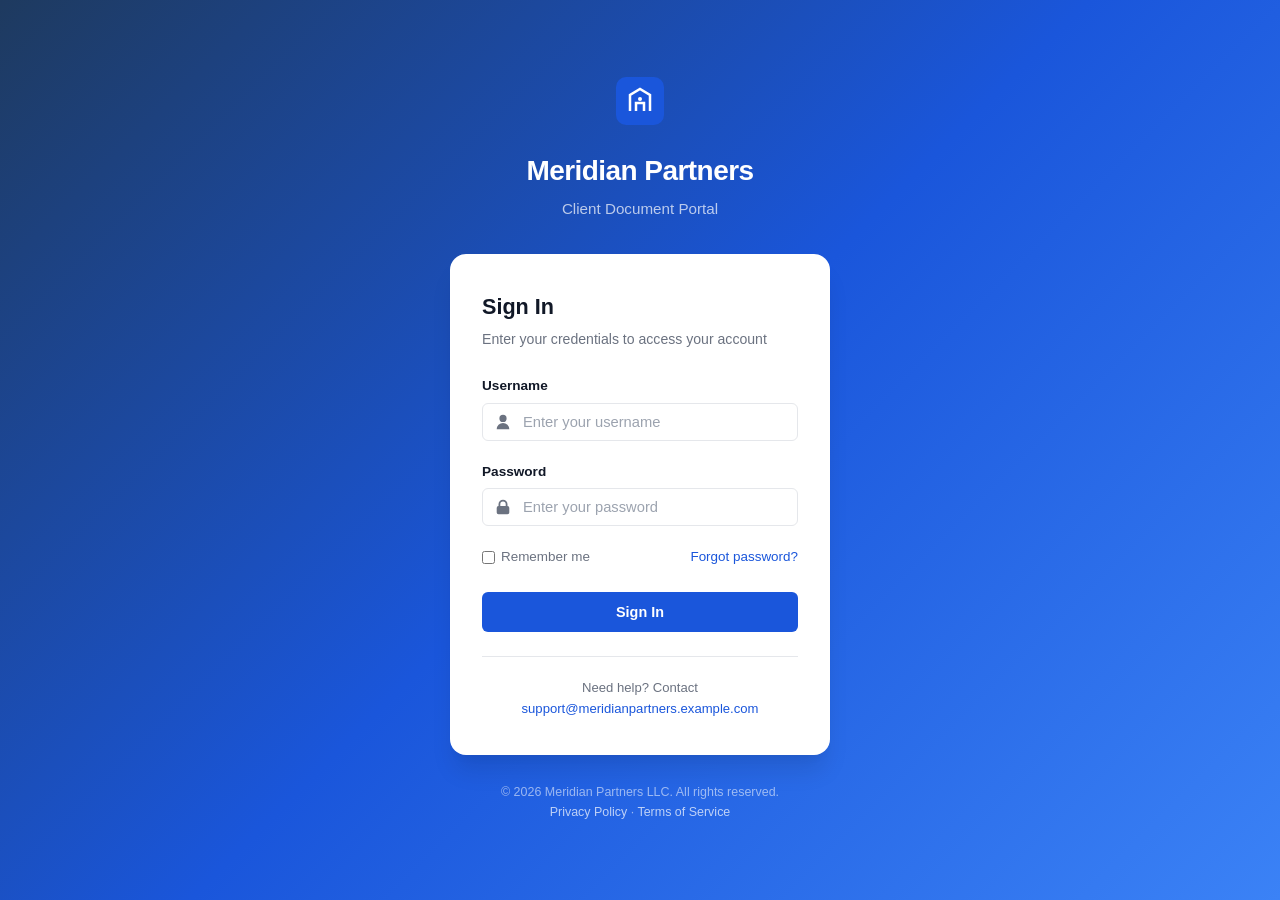
<file: index.html>
<!DOCTYPE html>
<html lang="en">
<head>
    <meta charset="UTF-8">
    <meta name="viewport" content="width=device-width, initial-scale=1.0">
    <title>Meridian Partners — Client Portal</title>
    <link rel="stylesheet" href="css/styles.css">
    <link rel="icon" href="data:image/svg+xml,<svg xmlns='http://www.w3.org/2000/svg' viewBox='0 0 100 100'><text y='.9em' font-size='90'>🏢</text></svg>">
</head>
<body class="login-page">
    <div class="login-wrapper">
        <div class="login-brand">
            <div class="brand-logo">
                <svg width="48" height="48" viewBox="0 0 48 48" fill="none">
                    <rect width="48" height="48" rx="10" fill="#1a56db"/>
                    <path d="M14 34V18l10-6 10 6v16" stroke="#fff" stroke-width="2.5" fill="none"/>
                    <path d="M20 34v-8h8v8" stroke="#fff" stroke-width="2.5" fill="none"/>
                    <circle cx="24" cy="22" r="2" fill="#fff"/>
                </svg>
            </div>
            <h1>Meridian Partners</h1>
            <p class="brand-tagline">Client Document Portal</p>
        </div>

        <div class="login-card">
            <h2>Sign In</h2>
            <p class="login-subtitle">Enter your credentials to access your account</p>

            <div id="login-error" class="login-error" style="display:none;">
                Invalid username or password. Please try again.
            </div>

            <form id="login-form" autocomplete="off">
                <div class="form-group">
                    <label for="username">Username</label>
                    <div class="input-wrapper">
                        <svg class="input-icon" viewBox="0 0 20 20" fill="currentColor" width="18" height="18">
                            <path d="M10 10a4 4 0 100-8 4 4 0 000 8zm-7 8a7 7 0 0114 0H3z"/>
                        </svg>
                        <input type="text" id="username" name="username" placeholder="Enter your username" required>
                    </div>
                </div>

                <div class="form-group">
                    <label for="password">Password</label>
                    <div class="input-wrapper">
                        <svg class="input-icon" viewBox="0 0 20 20" fill="currentColor" width="18" height="18">
                            <path fill-rule="evenodd" d="M5 9V7a5 5 0 0110 0v2a2 2 0 012 2v5a2 2 0 01-2 2H5a2 2 0 01-2-2v-5a2 2 0 012-2zm8-2v2H7V7a3 3 0 016 0z" clip-rule="evenodd"/>
                        </svg>
                        <input type="password" id="password" name="password" placeholder="Enter your password" required>
                    </div>
                </div>

                <div class="form-options">
                    <label class="checkbox-label">
                        <input type="checkbox" id="remember"> Remember me
                    </label>
                    <a href="#" class="forgot-link">Forgot password?</a>
                </div>

                <button type="submit" class="btn btn-primary btn-full" id="login-btn">
                    <span class="btn-text">Sign In</span>
                    <span class="btn-spinner" style="display:none;"></span>
                </button>
            </form>

            <div class="login-footer">
                <p>Need help? Contact <a href="mailto:support@meridianpartners.example.com">support@meridianpartners.example.com</a></p>
            </div>
        </div>

        <div class="login-legal">
            <p>&copy; 2026 Meridian Partners LLC. All rights reserved.</p>
            <p><a href="#">Privacy Policy</a> &middot; <a href="#">Terms of Service</a></p>
        </div>
    </div>

    <script src="js/app.js"></script>
</body>
</html>
</file>
<file: css/styles.css>
/* =========================================
   Meridian Partners — Client Portal Styles
   ========================================= */

/* --- Reset & Base --- */
*, *::before, *::after {
    box-sizing: border-box;
    margin: 0;
    padding: 0;
}

:root {
    --color-primary: #1a56db;
    --color-primary-hover: #1648b8;
    --color-primary-light: #e8eefb;
    --color-bg: #f3f4f6;
    --color-bg-white: #ffffff;
    --color-text: #111827;
    --color-text-secondary: #6b7280;
    --color-border: #e5e7eb;
    --color-border-hover: #d1d5db;
    --color-success: #059669;
    --color-success-bg: #ecfdf5;
    --color-warning: #d97706;
    --color-warning-bg: #fffbeb;
    --color-danger: #dc2626;
    --color-danger-bg: #fef2f2;
    --radius-sm: 6px;
    --radius-md: 10px;
    --radius-lg: 16px;
    --shadow-sm: 0 1px 2px rgba(0,0,0,0.05);
    --shadow-md: 0 4px 6px -1px rgba(0,0,0,0.07), 0 2px 4px -2px rgba(0,0,0,0.05);
    --shadow-lg: 0 10px 15px -3px rgba(0,0,0,0.08), 0 4px 6px -4px rgba(0,0,0,0.05);
    --shadow-xl: 0 20px 25px -5px rgba(0,0,0,0.1), 0 8px 10px -6px rgba(0,0,0,0.05);
    --font-sans: 'Segoe UI', -apple-system, BlinkMacSystemFont, 'Helvetica Neue', Arial, sans-serif;
}

html {
    font-size: 16px;
    -webkit-font-smoothing: antialiased;
    -moz-osx-font-smoothing: grayscale;
}

body {
    font-family: var(--font-sans);
    color: var(--color-text);
    background: var(--color-bg);
    line-height: 1.6;
    min-height: 100vh;
}

a {
    color: var(--color-primary);
    text-decoration: none;
}
a:hover {
    text-decoration: underline;
}

.container {
    max-width: 1120px;
    margin: 0 auto;
    padding: 0 24px;
}

/* --- Buttons --- */
.btn {
    display: inline-flex;
    align-items: center;
    justify-content: center;
    padding: 10px 20px;
    border: none;
    border-radius: var(--radius-sm);
    font-size: 0.9rem;
    font-weight: 600;
    font-family: var(--font-sans);
    cursor: pointer;
    transition: all 0.15s ease;
    text-decoration: none;
    line-height: 1.4;
}
.btn:hover { text-decoration: none; }

.btn-primary {
    background: var(--color-primary);
    color: #fff;
}
.btn-primary:hover {
    background: var(--color-primary-hover);
}

.btn-outline {
    background: transparent;
    color: var(--color-text-secondary);
    border: 1px solid var(--color-border);
}
.btn-outline:hover {
    background: var(--color-bg);
    border-color: var(--color-border-hover);
}

.btn-sm {
    padding: 6px 14px;
    font-size: 0.82rem;
}

.btn-full {
    width: 100%;
}

.btn-spinner {
    display: inline-block;
    width: 18px;
    height: 18px;
    border: 2px solid rgba(255,255,255,0.3);
    border-top-color: #fff;
    border-radius: 50%;
    animation: spin 0.6s linear infinite;
    margin-left: 8px;
}
@keyframes spin { to { transform: rotate(360deg); } }

/* =============================
   LOGIN PAGE
   ============================= */
.login-page {
    display: flex;
    align-items: center;
    justify-content: center;
    min-height: 100vh;
    background: linear-gradient(135deg, #1e3a5f 0%, #1a56db 50%, #3b82f6 100%);
}

.login-wrapper {
    width: 100%;
    max-width: 420px;
    padding: 32px 20px;
}

.login-brand {
    text-align: center;
    margin-bottom: 32px;
}
.brand-logo {
    margin-bottom: 16px;
}
.login-brand h1 {
    color: #fff;
    font-size: 1.75rem;
    font-weight: 700;
    letter-spacing: -0.02em;
}
.brand-tagline {
    color: rgba(255,255,255,0.7);
    font-size: 0.95rem;
    margin-top: 4px;
}

.login-card {
    background: var(--color-bg-white);
    border-radius: var(--radius-lg);
    padding: 36px 32px;
    box-shadow: var(--shadow-xl);
}
.login-card h2 {
    font-size: 1.35rem;
    margin-bottom: 4px;
    color: var(--color-text);
}
.login-subtitle {
    color: var(--color-text-secondary);
    font-size: 0.88rem;
    margin-bottom: 24px;
}

.login-error {
    background: var(--color-danger-bg);
    color: var(--color-danger);
    padding: 10px 14px;
    border-radius: var(--radius-sm);
    font-size: 0.85rem;
    margin-bottom: 16px;
    border: 1px solid #fecaca;
}

.form-group {
    margin-bottom: 20px;
}
.form-group label {
    display: block;
    font-size: 0.85rem;
    font-weight: 600;
    color: var(--color-text);
    margin-bottom: 6px;
}

.input-wrapper {
    position: relative;
}
.input-icon {
    position: absolute;
    left: 12px;
    top: 50%;
    transform: translateY(-50%);
    color: var(--color-text-secondary);
    pointer-events: none;
}
.input-wrapper input {
    width: 100%;
    padding: 10px 12px 10px 40px;
    border: 1px solid var(--color-border);
    border-radius: var(--radius-sm);
    font-size: 0.92rem;
    font-family: var(--font-sans);
    transition: border-color 0.15s, box-shadow 0.15s;
    color: var(--color-text);
    background: var(--color-bg-white);
}
.input-wrapper input:focus {
    outline: none;
    border-color: var(--color-primary);
    box-shadow: 0 0 0 3px rgba(26,86,219,0.12);
}
.input-wrapper input::placeholder {
    color: #9ca3af;
}

.form-options {
    display: flex;
    justify-content: space-between;
    align-items: center;
    margin-bottom: 24px;
    font-size: 0.84rem;
}
.checkbox-label {
    display: flex;
    align-items: center;
    gap: 6px;
    color: var(--color-text-secondary);
    cursor: pointer;
}
.checkbox-label input[type="checkbox"] {
    accent-color: var(--color-primary);
}
.forgot-link {
    color: var(--color-primary);
    font-weight: 500;
}

.login-footer {
    text-align: center;
    margin-top: 24px;
    padding-top: 20px;
    border-top: 1px solid var(--color-border);
    font-size: 0.82rem;
    color: var(--color-text-secondary);
}

.login-legal {
    text-align: center;
    margin-top: 28px;
    font-size: 0.78rem;
    color: rgba(255,255,255,0.55);
}
.login-legal a {
    color: rgba(255,255,255,0.7);
}

/* =============================
   DASHBOARD — TOP NAV
   ============================= */
.topnav {
    background: var(--color-bg-white);
    border-bottom: 1px solid var(--color-border);
    position: sticky;
    top: 0;
    z-index: 100;
}
.topnav-inner {
    max-width: 1120px;
    margin: 0 auto;
    padding: 0 24px;
    display: flex;
    align-items: center;
    justify-content: space-between;
    height: 60px;
}
.topnav-brand {
    display: flex;
    align-items: center;
    gap: 10px;
    font-weight: 700;
    font-size: 1.05rem;
    color: var(--color-text);
}
.topnav-right {
    display: flex;
    align-items: center;
    gap: 16px;
}
.topnav-user {
    display: flex;
    align-items: center;
    gap: 8px;
}
.user-avatar {
    width: 34px;
    height: 34px;
    border-radius: 50%;
    background: var(--color-primary);
    color: #fff;
    display: flex;
    align-items: center;
    justify-content: center;
    font-size: 0.78rem;
    font-weight: 700;
}
.user-name {
    font-size: 0.88rem;
    font-weight: 500;
    color: var(--color-text);
}

/* =============================
   DASHBOARD — PAGE HEADER
   ============================= */
.page-header {
    background: var(--color-bg-white);
    border-bottom: 1px solid var(--color-border);
    padding: 32px 0;
}
.page-header-inner {
    display: flex;
    justify-content: space-between;
    align-items: flex-start;
    flex-wrap: wrap;
    gap: 20px;
}
.page-header h1 {
    font-size: 1.6rem;
    font-weight: 700;
    letter-spacing: -0.01em;
}
.page-subtitle {
    color: var(--color-text-secondary);
    font-size: 0.92rem;
    margin-top: 4px;
}
.header-stats {
    display: flex;
    gap: 16px;
}
.stat-card {
    background: var(--color-bg);
    border: 1px solid var(--color-border);
    border-radius: var(--radius-md);
    padding: 12px 20px;
    text-align: center;
    min-width: 90px;
}
.stat-number {
    display: block;
    font-size: 1.4rem;
    font-weight: 700;
    color: var(--color-primary);
}
.stat-label {
    display: block;
    font-size: 0.75rem;
    color: var(--color-text-secondary);
    text-transform: uppercase;
    letter-spacing: 0.04em;
    margin-top: 2px;
}

/* =============================
   FILTERS BAR
   ============================= */
.filters-bar {
    padding: 16px 0;
    background: var(--color-bg);
}
.filters-inner {
    display: flex;
    gap: 12px;
    flex-wrap: wrap;
    align-items: center;
}
.search-box {
    position: relative;
    flex: 1;
    min-width: 220px;
}
.search-icon {
    position: absolute;
    left: 12px;
    top: 50%;
    transform: translateY(-50%);
    color: var(--color-text-secondary);
    pointer-events: none;
}
.search-box input {
    width: 100%;
    padding: 9px 12px 9px 40px;
    border: 1px solid var(--color-border);
    border-radius: var(--radius-sm);
    font-size: 0.88rem;
    font-family: var(--font-sans);
    background: var(--color-bg-white);
    color: var(--color-text);
    transition: border-color 0.15s ease;
}
.search-box input:focus {
    outline: none;
    border-color: var(--color-primary);
    box-shadow: 0 0 0 3px rgba(26,86,219,0.1);
}
.filter-group {
    display: flex;
    gap: 8px;
}
.filter-select {
    padding: 9px 32px 9px 12px;
    border: 1px solid var(--color-border);
    border-radius: var(--radius-sm);
    font-size: 0.86rem;
    font-family: var(--font-sans);
    background: var(--color-bg-white);
    color: var(--color-text);
    appearance: none;
    background-image: url("data:image/svg+xml,%3Csvg xmlns='http://www.w3.org/2000/svg' width='12' height='12' viewBox='0 0 12 12'%3E%3Cpath fill='%236b7280' d='M3 5l3 3 3-3'/%3E%3C/svg%3E");
    background-repeat: no-repeat;
    background-position: right 10px center;
    cursor: pointer;
}
.filter-select:focus {
    outline: none;
    border-color: var(--color-primary);
}

/* =============================
   DOCUMENT LIST
   ============================= */
.main-content {
    padding: 8px 0 48px;
}

.document-list {
    display: flex;
    flex-direction: column;
    gap: 10px;
}

.document-card {
    background: var(--color-bg-white);
    border: 1px solid var(--color-border);
    border-radius: var(--radius-md);
    padding: 18px 24px;
    display: flex;
    align-items: center;
    gap: 16px;
    cursor: pointer;
    transition: border-color 0.15s, box-shadow 0.15s, transform 0.1s;
}
.document-card:hover {
    border-color: var(--color-primary);
    box-shadow: var(--shadow-md);
    transform: translateY(-1px);
}

.doc-icon {
    width: 44px;
    height: 44px;
    border-radius: var(--radius-sm);
    display: flex;
    align-items: center;
    justify-content: center;
    flex-shrink: 0;
    font-size: 1.4rem;
}
.doc-icon.contract { background: #dbeafe; color: #1d4ed8; }
.doc-icon.report { background: #d1fae5; color: #059669; }
.doc-icon.compliance { background: #fef3c7; color: #b45309; }
.doc-icon.invoice { background: #ede9fe; color: #7c3aed; }

.doc-info {
    flex: 1;
    min-width: 0;
}
.doc-title {
    font-weight: 600;
    font-size: 0.95rem;
    color: var(--color-text);
    margin-bottom: 2px;
    white-space: nowrap;
    overflow: hidden;
    text-overflow: ellipsis;
}
.doc-meta {
    display: flex;
    gap: 16px;
    font-size: 0.8rem;
    color: var(--color-text-secondary);
}

.doc-status {
    padding: 4px 10px;
    border-radius: 999px;
    font-size: 0.75rem;
    font-weight: 600;
    flex-shrink: 0;
}
.doc-status.completed {
    background: var(--color-success-bg);
    color: var(--color-success);
}
.doc-status.pending {
    background: var(--color-warning-bg);
    color: var(--color-warning);
}
.doc-status.draft {
    background: var(--color-bg);
    color: var(--color-text-secondary);
    border: 1px solid var(--color-border);
}

.doc-chevron {
    color: var(--color-text-secondary);
    flex-shrink: 0;
    transition: transform 0.15s;
}
.document-card:hover .doc-chevron {
    transform: translateX(3px);
    color: var(--color-primary);
}

/* =============================
   EMPTY STATE
   ============================= */
.empty-state {
    text-align: center;
    padding: 64px 20px;
    color: var(--color-text-secondary);
}
.empty-state svg {
    margin-bottom: 16px;
    opacity: 0.4;
}

/* =============================
   MODAL
   ============================= */
.modal-overlay {
    position: fixed;
    inset: 0;
    background: rgba(0,0,0,0.5);
    backdrop-filter: blur(2px);
    display: flex;
    align-items: center;
    justify-content: center;
    z-index: 1000;
    opacity: 0;
    pointer-events: none;
    transition: opacity 0.2s ease;
}
.modal-overlay.active {
    opacity: 1;
    pointer-events: auto;
}

.modal {
    background: var(--color-bg-white);
    border-radius: var(--radius-lg);
    width: 90%;
    max-width: 600px;
    max-height: 85vh;
    display: flex;
    flex-direction: column;
    box-shadow: var(--shadow-xl);
    transform: translateY(20px) scale(0.97);
    transition: transform 0.25s ease;
}
.modal-overlay.active .modal {
    transform: translateY(0) scale(1);
}

.modal-header {
    display: flex;
    align-items: center;
    justify-content: space-between;
    padding: 24px 28px 16px;
    border-bottom: 1px solid var(--color-border);
}
.modal-header h2 {
    font-size: 1.2rem;
    font-weight: 700;
    color: var(--color-text);
}
.modal-close {
    background: none;
    border: none;
    font-size: 1.6rem;
    color: var(--color-text-secondary);
    cursor: pointer;
    width: 36px;
    height: 36px;
    display: flex;
    align-items: center;
    justify-content: center;
    border-radius: var(--radius-sm);
    transition: background 0.15s;
}
.modal-close:hover {
    background: var(--color-bg);
}

.modal-body {
    padding: 24px 28px;
    overflow-y: auto;
    flex: 1;
    font-size: 0.92rem;
    line-height: 1.7;
    color: var(--color-text-secondary);
}
.modal-body .detail-row {
    display: flex;
    gap: 12px;
    margin-bottom: 12px;
    font-size: 0.88rem;
}
.detail-row .detail-label {
    font-weight: 600;
    color: var(--color-text);
    min-width: 110px;
    flex-shrink: 0;
}
.modal-body .detail-description {
    margin-top: 16px;
    padding-top: 16px;
    border-top: 1px solid var(--color-border);
}

.modal-footer {
    display: flex;
    gap: 10px;
    justify-content: flex-end;
    padding: 16px 28px 24px;
    border-top: 1px solid var(--color-border);
}

/* =============================
   FOOTER
   ============================= */
.site-footer {
    background: var(--color-bg-white);
    border-top: 1px solid var(--color-border);
    padding: 20px 0;
    margin-top: auto;
}
.footer-inner {
    display: flex;
    justify-content: space-between;
    align-items: center;
    font-size: 0.8rem;
    color: var(--color-text-secondary);
    flex-wrap: wrap;
    gap: 8px;
}
.footer-links a {
    color: var(--color-text-secondary);
}
.footer-links a:hover {
    color: var(--color-primary);
}

/* =============================
   RESPONSIVE
   ============================= */
@media (max-width: 768px) {
    .page-header-inner {
        flex-direction: column;
    }
    .header-stats {
        width: 100%;
        justify-content: space-between;
    }
    .filters-inner {
        flex-direction: column;
    }
    .search-box {
        width: 100%;
    }
    .filter-group {
        width: 100%;
    }
    .filter-select {
        flex: 1;
    }
    .document-card {
        padding: 14px 16px;
    }
    .doc-meta {
        flex-direction: column;
        gap: 2px;
    }
    .topnav-inner {
        padding: 0 16px;
    }
    .user-name {
        display: none;
    }
    .footer-inner {
        flex-direction: column;
        text-align: center;
    }
    .modal {
        width: 95%;
    }
}
</file>
